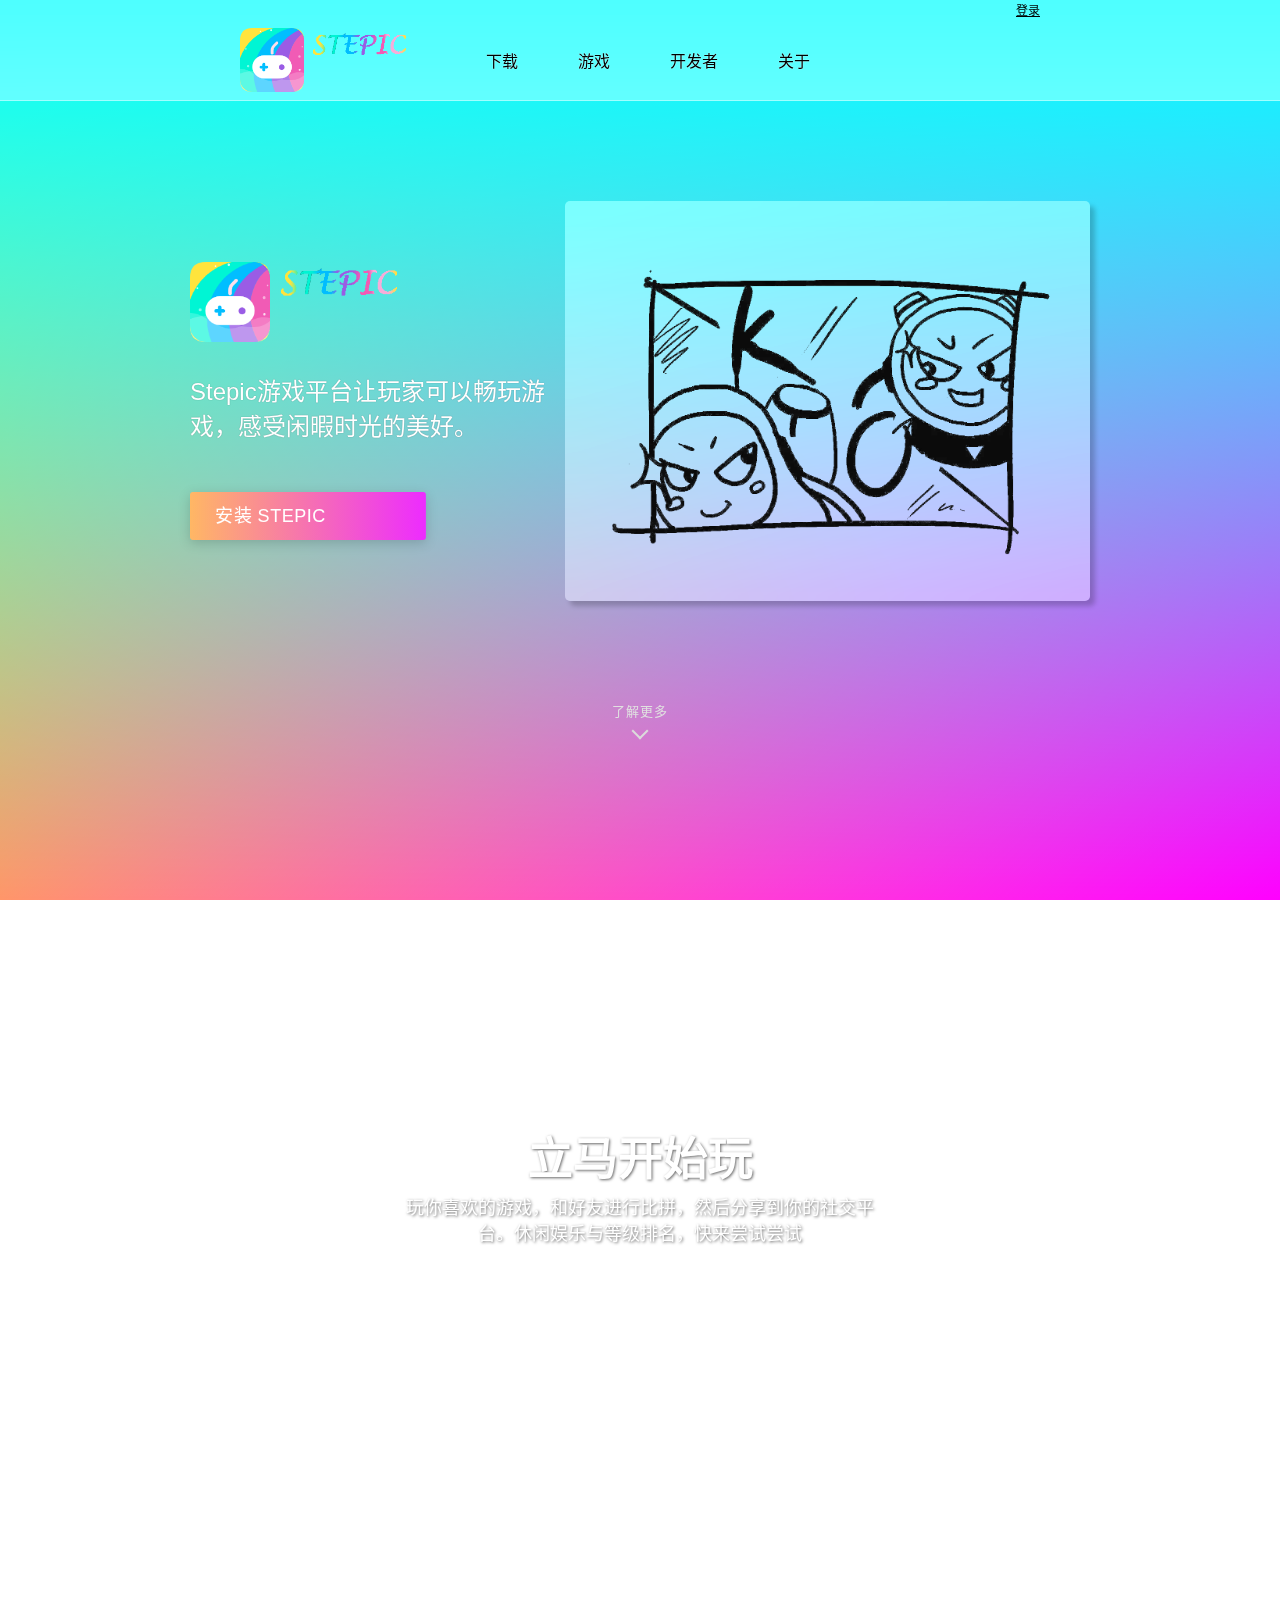
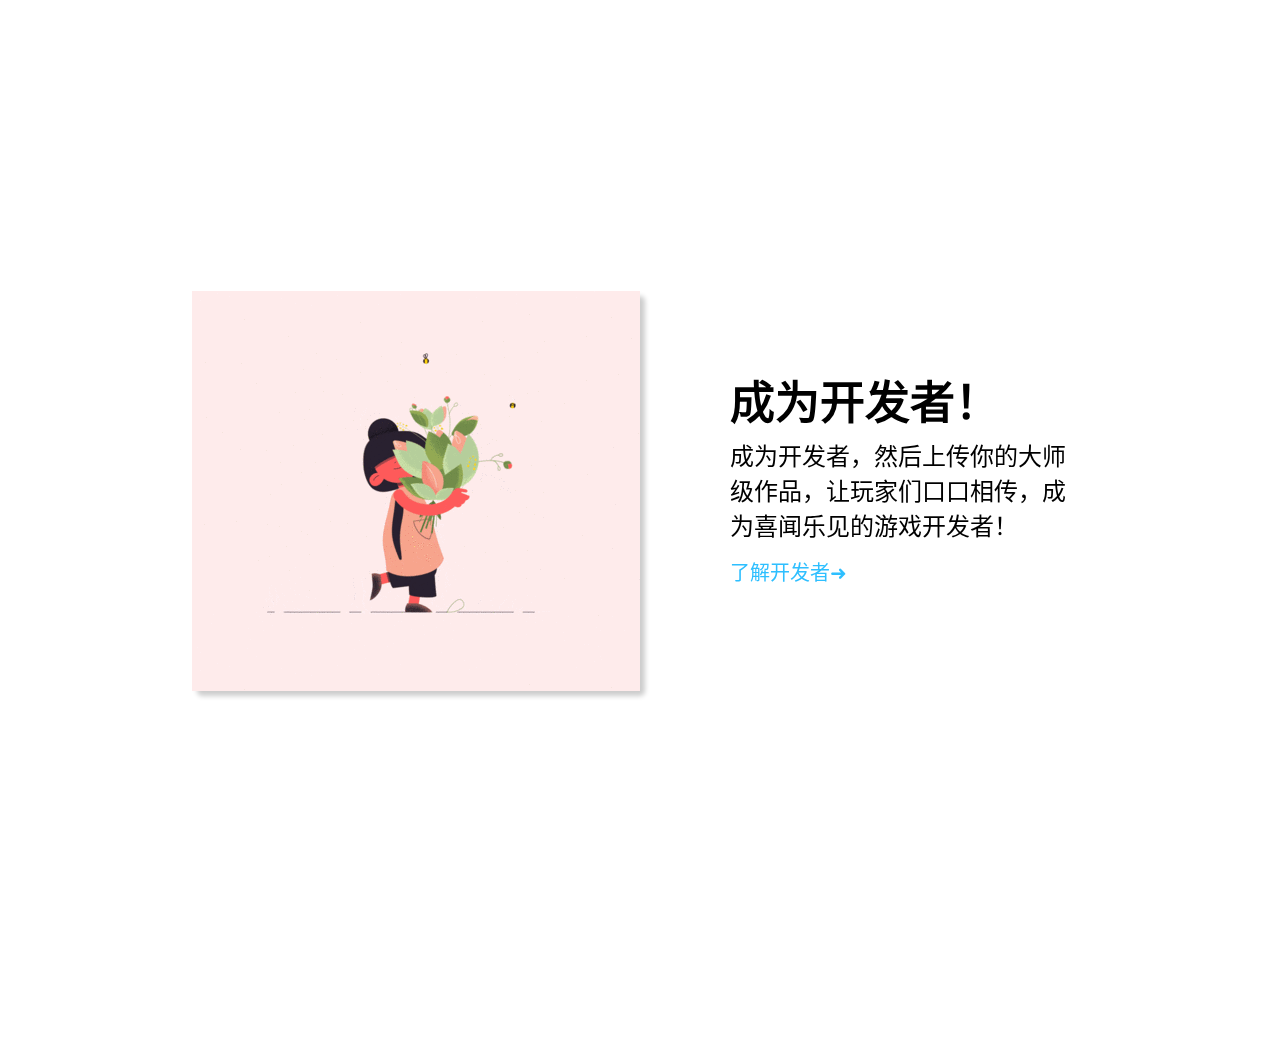
<file: index.html>
<!DOCTYPE html>
<html lang="zh-CN">
<head>
    <meta charset="UTF-8">
    <meta name="viewport" content="width=device-width, initial-scale=1.0">
    <title>stepic — 众多玩家喜爱的游戏平台</title>
    
    <link rel="shortcut icon" href="favicon.ico" type="image/x-icon">
    <link rel="stylesheet" href="./css/style.css">

    <script src="./js/jquery-3.5.1.js"></script>
    <script src="./js/main.js"></script>
</head>
<body>
    <header class="page-head" id="head">
        <header class="login">
            <a href="./login.html">登录</a>
        </header>
        <div class="head-bottom">
            <div class="head-logo">
                <img src="./img/logo2.png" class="head-logo-img">
            </div>
            <nav class="head-nav">
                <ul>
                    <li><a href="#install">下载</a></li>
                    <li><a href="#game">游戏</a></li>
                    <li><a href="#develop">开发者</a></li>
                    <li><a href="#about">关于</a></li>
                </ul>
            </nav>
        </div>
    </header>

    <section class="banner" id="install">

        <div class="banner-center">
            <div class="banner-left">
                <div class="banner-logo">
                    <img src="./img/logo2.png" class="banner-logo-img">
                </div>
                <p class="banner-text">Stepic游戏平台让玩家可以畅玩游戏，感受闲暇时光的美好。</p>
                <div class="install">
                    <a class="install-link" href="https://stepic-1257902083.cos-website.ap-beijing.myqcloud.com/stepic安装程序.msi">
                        安装 stepic
                    </a>
                </div>
            </div>
            <div class="banner-right">
                <div class="banner-right-content">
                    <div class="banner-right-show"></div>
                </div>
            </div>
        </div>
        

        <div class="learn-more-btn">
            <a href="#game" class="learn-more-link">
                了解更多<span class="down-arrow"></span>
            </a>
        </div>

    </section>

    <section class="gameshow" id="game">
        <div class="show-center">
            <h3>立马开始玩</h3>
            <p>玩你喜欢的游戏，和好友进行比拼，然后分享到你的社交平台。休闲娱乐与等级排名，快来尝试尝试</p>
        </div>
        <ul class="show-ul">
            <li class="game game-1">
                <img src="./img/game/2048.png" alt="">
            </li>
            <li class="game game-2">
                <img src="./img/game/elsfk.png" alt="">
            </li>
            <li class="game game-3">
                <img src="./img/game/tanchi.png" alt="">
            </li>
            <li class="game game-4">
                <img src="./img/game/wziq.png" alt="">
            </li>
        </ul>
    </section>

    <section class="develop" id="develop">
        <div class="develop-center">
            <div class="develop-left">
                <div class="develop-left-content">
                    <div class="develop-left-show"></div>
                </div>
            </div>
            <div class="develop-right">
                <h2 class="develop-title">
                    成为开发者！
                </h2>
                <p class="develop-text">成为开发者，然后上传你的大师级作品，让玩家们口口相传，成为喜闻乐见的游戏开发者！</p>
                <a href="./developer.html" class="develop-link">了解开发者</a>
            </div>
        </div>
    </section>

    <footer class="page-foot" id="about">
        <div class="foot-top">
            <p>stepic游戏平台</p>
        </div>
        <div class="foot-bottom">
            <p>Copyright © 2020 STWPIC. All rights reserved. </p>
            <p>鲁ICP备18050928号-3</p>
        </div>
    </footer>
</body>
</html>
</file>
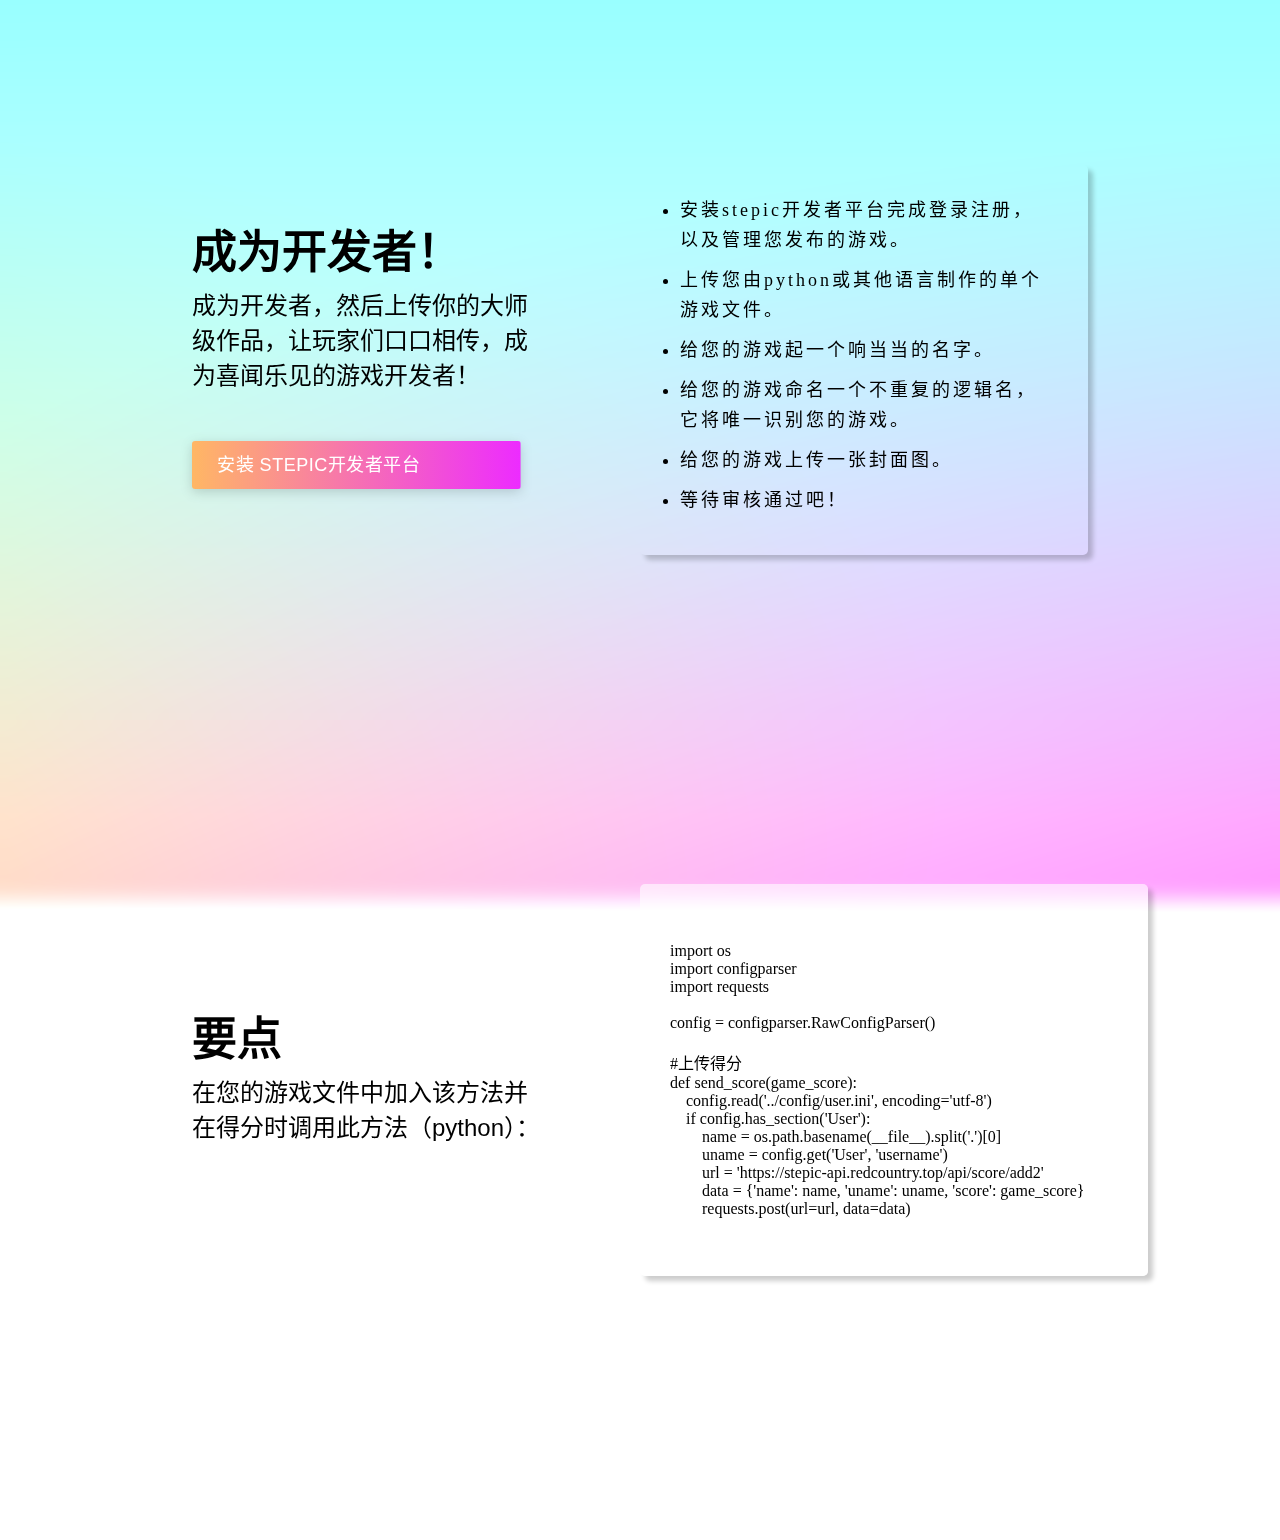
<file: developer.html>
<!DOCTYPE html>
<html lang="zh-CN">
<head>
    <meta charset="UTF-8">
    <meta name="viewport" content="width=device-width, initial-scale=1.0">
    <title>stepic开发者平台下载</title>
    
    <link rel="shortcut icon" href="favicon.ico" type="image/x-icon">
    <link rel="stylesheet" href="./css/style.css">

</head>
<body>

    <section class="develop" style="height: 80vh;">
        <div class="develop-center">
            <div class="develop-right">
                <h2 class="develop-title">
                    成为开发者！
                </h2>
                <p class="develop-text">成为开发者，然后上传你的大师级作品，让玩家们口口相传，成为喜闻乐见的游戏开发者！</p>
                <div class="install">
                    <a class="install-link" href="https://stepic-1257902083.cos-website.ap-beijing.myqcloud.com/stepic管理开发平台安装程序.msi">
                        安装 stepic开发者平台
                    </a>
                </div>
            </div>
            <div class="develop-left">
                <div class="develop-left-content">
                    <ul class="develop-ul">
                        <li>安装stepic开发者平台完成登录注册，以及管理您发布的游戏。</li>
                        <li>上传您由python或其他语言制作的单个游戏文件。</li>
                        <li>给您的游戏起一个响当当的名字。</li>
                        <li>给您的游戏命名一个不重复的逻辑名，它将唯一识别您的游戏。</li>
                        <li>给您的游戏上传一张封面图。</li>
                        <li>等待审核通过吧！</li>
                    </ul>
                </div>
            </div>
        </div>
    </section>

    <section class="develop" style="height: 80vh;">
        <div class="develop-center">
            <div class="develop-right">
                <h2 class="develop-title">
                    要点
                </h2>
                <p class="develop-text">在您的游戏文件中加入该方法并在得分时调用此方法（python）：</p>
            </div>
            <div class="develop-left">
                <div class="develop-content">

                    <pre><code class='language-python' lang='python'>
import os
import configparser
import requests

config = configparser.RawConfigParser()

#上传得分
def send_score(game_score):
    config.read('../config/user.ini', encoding='utf-8')
    if config.has_section('User'):
        name = os.path.basename(__file__).split('.')[0]
        uname = config.get('User', 'username')
        url = 'https://stepic-api.redcountry.top/api/score/add2'
        data = {'name': name, 'uname': uname, 'score': game_score}
        requests.post(url=url, data=data)                       
                        </code></pre> 
                </div>
            </div>
        </div>
    </section>

    <footer class="page-foot" id="about">
        <div class="foot-top">
            <p>stepic游戏平台</p>
        </div>
        <div class="foot-bottom">
            <p>Copyright © 2020 STEPIC. All rights reserved. </p>
            <p>鲁ICP备18050928号-3</p>
        </div>
    </footer>
    
</body>
</html>
</file>
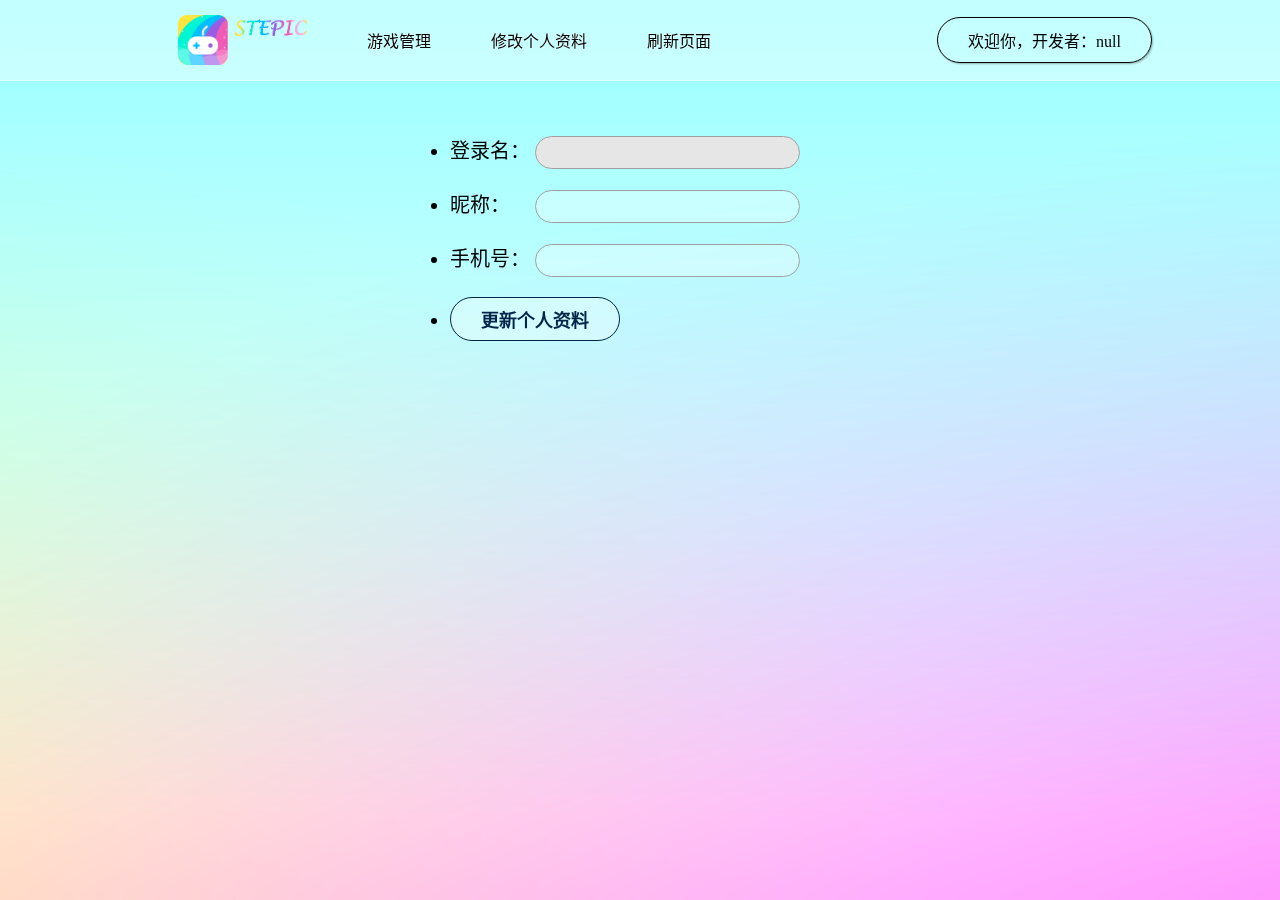
<file: devInfo.html>
<!DOCTYPE html>
<html lang="zh-CN">
<head>
    <meta charset="UTF-8">
    <meta name="viewport" content="width=device-width, initial-scale=1.0">
    <title>STEPIC 开发者平台</title>
    
    <link rel="shortcut icon" href="favicon.ico" type="image/x-icon">
    <link rel="stylesheet" href="./css/style.css">

    <script src="./js/jquery-3.5.1.js"></script>
    <script src="./js/dev-info.js"></script>

</head>
<body class="dev-body">

    <header class="dev-head">
        <div class="dev-inner">
            <div class="head-nav">
                <ul class="dev-ul">
                    <li class="dev-logo">
                        <img src="./img/logo2.png" alt="">
                    </li>
                    <li class="dev-li">
                        <a href="#" class="link-game">游戏管理</a>
                    </li>
                    <li class="dev-li">
                        <a href="#" class="link-info">修改个人资料</a>
                    </li>
                    <li class="dev-li">
                        <a href="#" onclick="window.location.reload()">刷新页面</a>
                    </li>
                </ul>
            </div>
            <div class="dev-info">
                <button class="dev-info-btn"></button>
            </div>
        </div>
    </header>

    <section class="develop">
        <div class="dev-inner">
            <ul class="upload-form">
                <p class="danger"></p>
                <li class="info-item">
                    <span>登录名：</span>
                    <input type="text" name="dname" readonly>
                </li>
                <li class="info-item">
                    <span>昵称：</span>
                    <input type="text" name="dnick">
                </li>
                <li class="info-item">
                    <span>手机号：</span>
                    <input type="text" name="dphone">
                </li>
                <li class="info-item">
                    <input type="submit" class="upload-btn" value="更新个人资料">
                </li>
            </ul>
        </div>
    </section>
</body>
</html>
</file>
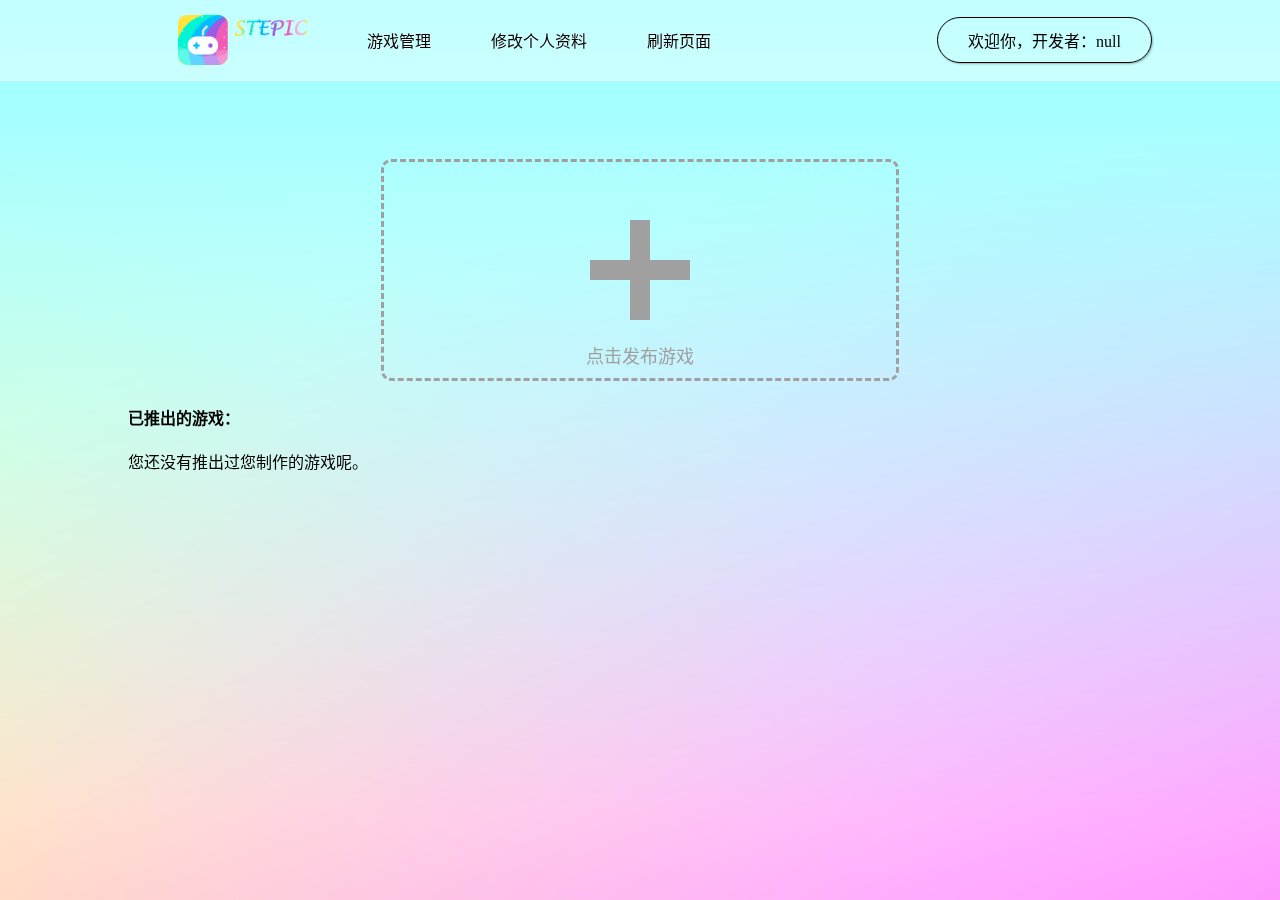
<file: devMain.html>
<!DOCTYPE html>
<html lang="zh-CN">
<head>
    <meta charset="UTF-8">
    <meta name="viewport" content="width=device-width, initial-scale=1.0">
    <title>STEPIC 开发者平台</title>
    
    <link rel="shortcut icon" href="favicon.ico" type="image/x-icon">
    <link rel="stylesheet" href="./css/style.css">

    <script src="./js/jquery-3.5.1.js"></script>
    <script src="./js/dev-main.js"></script>

</head>
<body class="dev-body">

    <header class="dev-head">
        <div class="dev-inner">
            <div class="head-nav">
                <ul class="dev-ul">
                    <li class="dev-logo">
                        <img src="./img/logo2.png" alt="">
                    </li>
                    <li class="dev-li">
                        <a href="#" class="link-game">游戏管理</a>
                    </li>
                    <li class="dev-li">
                        <a href="#" class="link-info">修改个人资料</a>
                    </li>
                    <li class="dev-li">
                        <a href="#" onclick="window.location.reload()">刷新页面</a>
                    </li>
                </ul>
            </div>
            <div class="dev-info">
                <button class="dev-info-btn"></button>
            </div>
        </div>
    </header>

    <section class="develop">
        <div class="dev-inner">
            <div class="dev-upload">
                <div class="dev-upload-logo">
                    <div class="upload-logo">
                        <div class="upload-add">点击发布游戏</div>
                    </div>
                </div>
                <div class="dev-upload-area">
                    <div class="back-logo">➜</div>
                    <form action="https://stepic-api.redcountry.top/api/game/upload" method="post" class="upload-form" enctype="multipart/form-data">
                        <input type="hidden" name="dname">
                        <p class="danger"></p>
                        游戏名：<input type="text" name="gname" placeholder="游戏名">
                        逻辑名：<input type="text" name="name" placeholder="游戏逻辑名">
                        简介：<input type="text" name="note" placeholder="游戏简介">
                        版本：<input type="text" name="version" placeholder="默认为1.0">
                        <br>
                        封面图片：<input type="file" name="image">
                        游戏文件：<input type="file" name="game">
                        <br>
                        <input type="submit" id="submit" value="点击上传" class="upload-btn" onclick="return checkForm()">
                    </form>
                </div>
            </div>
            <div class="dev-done">
                <h4>已推出的游戏：</h4>
                <ul class="dev-game">
                    <li class="dev-empty">您还没有推出过您制作的游戏呢。</li>
                </ul>
            </div>
        </div>
    </section>
</body>
</html>
</file>
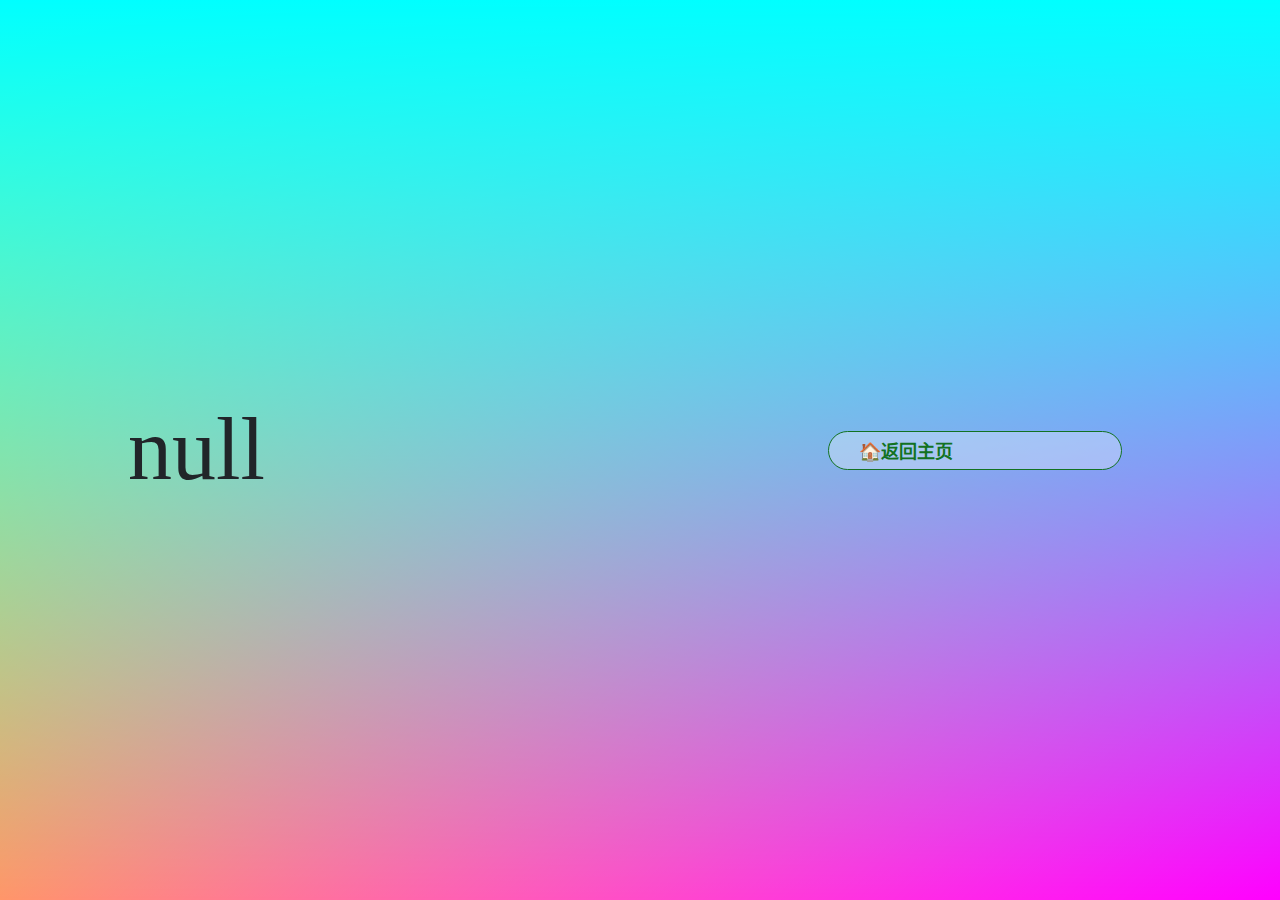
<file: devResult.html>
<!DOCTYPE html>
<html lang="zh-CN">
<head>
    <meta charset="UTF-8">
    <meta name="viewport" content="width=device-width, initial-scale=1.0">
    <title>STEPIC 开发者平台</title>
    
    <link rel="shortcut icon" href="favicon.ico" type="image/x-icon">
    <link rel="stylesheet" href="./css/style.css">

    <script src="./js/jquery-3.5.1.js"></script>
    <script src="./js/dev-result.js"></script>

</head>
<body class="dev-body">
    <div class="dev-inner">
        <h1 class="display"></h1>
        <div class="upload-form">
            <input value="🏠返回主页" class="back-btn" onclick="window.history.back(-2)">
        </div>
    </div>
    
</body>
</html>
</file>
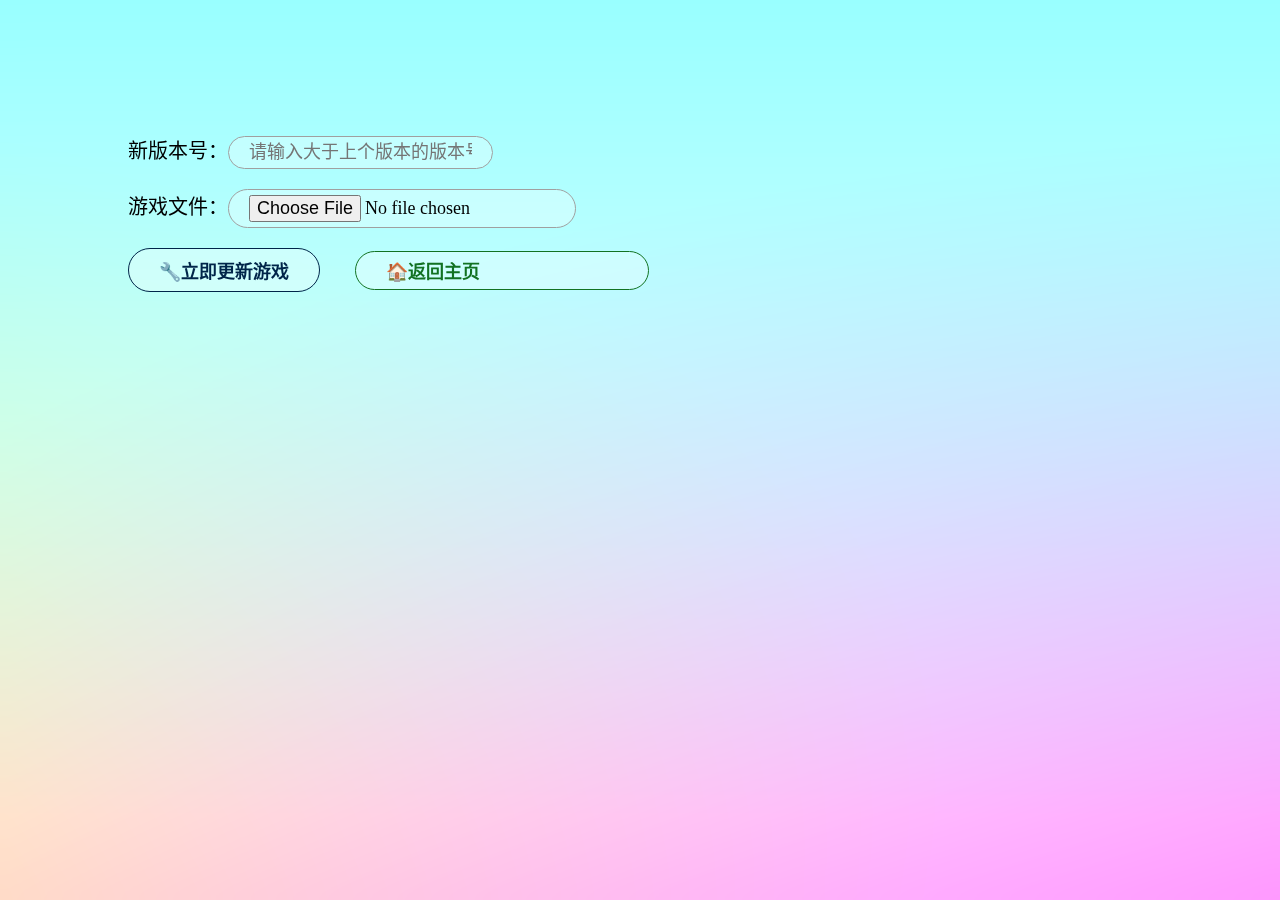
<file: devUpdate.html>
<!DOCTYPE html>
<html lang="zh-CN">
<head>
    <meta charset="UTF-8">
    <meta name="viewport" content="width=device-width, initial-scale=1.0">
    <title>STEPIC 开发者平台</title>
    
    <link rel="shortcut icon" href="favicon.ico" type="image/x-icon">
    <link rel="stylesheet" href="./css/style.css">

    <script src="./js/jquery-3.5.1.js"></script>
    <script src="./js/dev-update.js"></script>

</head>
<body class="dev-body">

    <section class="develop">
        <div class="dev-inner">
            <div class="dev-upload">
                <form action="https://stepic-api.redcountry.top/api/game/update" method="post" class="upload-form" enctype="multipart/form-data">
                    <input type="hidden" name="gid">
                    <p class="danger"></p>
                    新版本号：<input type="text" name="version" placeholder="请输入大于上个版本的版本号">
                    <div style="height: 20px;"></div>
                    游戏文件：<input type="file" name="game">
                    <div style="height: 20px;"></div>
                    <input type="submit" id="submit" value="🔧立即更新游戏" class="upload-btn" onclick="return checkForm()">
                    <input value="🏠返回主页" class="back-btn" onclick="window.history.back()">
                </form>
            </div>
        </div>
    </section>
</body>
</html>
</file>
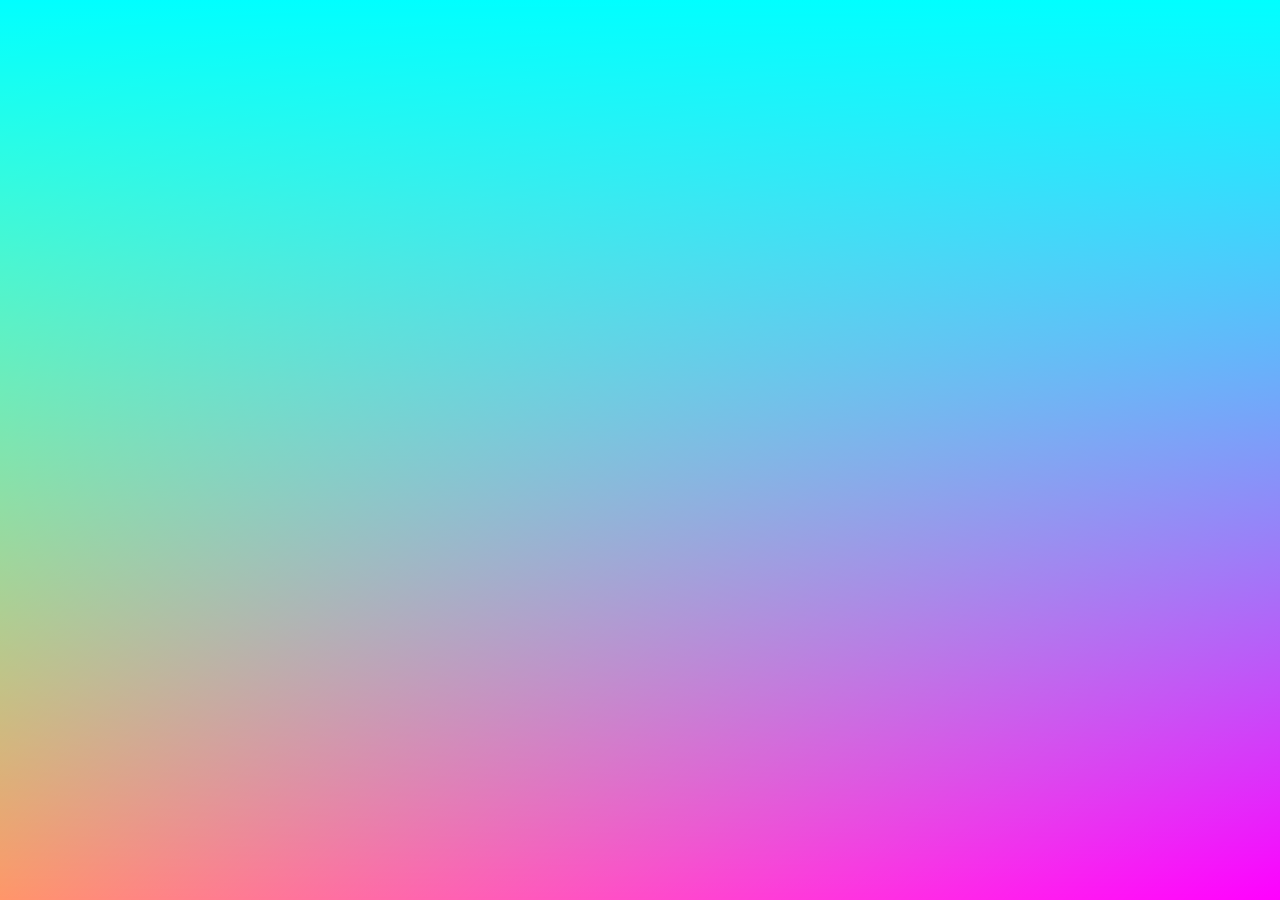
<file: login.html>
<!DOCTYPE html>
<html lang="zh-CN">
<head>
    <meta charset="UTF-8">
    <meta name="viewport" content="width=device-width, initial-scale=1.0">
    <title>stepic 登录</title>

    <link rel="shortcut icon" href="favicon.ico" type="image/x-icon">
    <link rel="stylesheet" href="./css/style.css">

</head>
<body>
    
</body>
</html>
</file>
<file: css/style.css>
* {
    margin     : 0;
    padding    : 0;
    font-family: '微软雅黑';
}

body {
    height               : 100vh;
    width                : 100%;
    background           : linear-gradient(cyan, transparent), linear-gradient(-45deg, magenta, transparent), linear-gradient(45deg, yellow, transparent);
    background-attachment: fixed;
}

.page-head {
    width          : 100%;
    height         : 100px;
    border-bottom  : 1px solid rgba(255, 255, 255, 0.4);
    background     : rgba(255, 255, 255, 0.3);
    backdrop-filter: blur(10px) brightness(110%);
    position       : sticky;
    z-index        : 1000;
    top            : 0;
}

.login {
    display        : flex;
    align-items    : center;
    justify-content: flex-end;
    max-width      : 800px;
    height         : 20px;
    margin         : 0 auto;
}

.login>a {
    color    : #000;
    font-size: 12px;
}

.head-bottom {
    display    : flex;
    align-items: center;
    max-width  : 800px;
    height     : 80px;
    margin     : 0 auto;
}

.head-logo {
    height: 80%;
}

.head-logo-img {
    height: 100%;
}

.head-nav {
    margin-left: 50px;
}

.head-nav>ul {
    list-style: none;
    display   : flex;
    align-self: flex-start;
}

.head-nav li {
    font-size    : 16px;
    text-shadow  : #fff 0 0 1px;
    border-radius: 3px;
}

.head-nav a:hover {
    background-color: rgba(0, 0, 0, 0.062);
}

.head-nav a {
    padding        : 10px 30px;
    color          : #000;
    text-decoration: none;
    transition     : 400ms;
}

.banner {
    max-width: 900px;
    width    : 90%;
    margin   : 0 auto;
    padding  : 100px 0 0 0;
}

.banner-center {
    width         : 100%;
    display       : flex;
    align-items   : center;
    padding-bottom: 100px;
}

.banner-left {
    display       : flex;
    flex-direction: column;
    align-items   : flex-start;
    width         : 50%;
}

.banner-logo {
    height       : 80px;
    margin-bottom: 30px;
}

.banner-logo-img {
    height: 100%;
}

.banner-text {
    font-family: "Motiva Sans", Sans-serif;
    font-weight: 300;
    font-size  : 24px;
    color      : #fff;
    font-weight: 200;
    text-shadow: rgba(0, 0, 0, 0.4) 0 0 1px;
}

.install {
    display   : block;
    margin-top: 50px;
}

.install-link {
    display            : block;
    text-transform     : uppercase;
    width              : calc(100% - 25px);
    padding            : 15px 50px 15px 25px;
    border-radius      : 3px;
    filter             : drop-shadow(0px 3px 6px rgba(0, 0, 0, 0.16));
    font-size          : 18px;
    line-height        : 1;
    letter-spacing     : 0.03em;
    text-align         : left;
    color              : #fff;
    position           : relative;
    font-family        : "Motiva Sans", Sans-serif;
    font-weight        : normal;
    background         : linear-gradient(to right, #ffb764 50%, #ed2bff 100%);
    background-size    : 200%;
    background-position: right 0;
    transition         : background-position 300ms ease-in;
    text-decoration    : none;
}

.install-link:hover {
    background-position: 0 0;
}

.install-link:after {
    background-image   : url(https://media.st.dl.pinyuncloud.com/store/about/icon-windows.svg);
    content            : "";
    background-position: top right;
    background-size    : auto 100%;
    background-repeat  : no-repeat;
    width              : 18px;
    height             : 18px;
    position           : absolute;
    right              : 25px;
}

.banner-right {
    width: 70%;
}

.banner-right-content {
    width          : 100%;
    background     : rgba(255, 255, 255, 0.3);
    backdrop-filter: blur(10px) brightness(110%);
    box-shadow     : rgba(0, 0, 0, 0.2) 5px 5px 5px;
    border-radius  : 5px;
}

.banner-right-show {
    background-image   : url(../img/banner.png);
    background-size    : contain;
    background-position: center;
    background-repeat  : no-repeat;
    width              : 100%;
    height             : 400px;
}

.learn-more-btn {
    width     : 100px;
    margin    : 0 auto;
    text-align: center;
}

.learn-more-link {
    color          : #e0e0e0;
    font-size      : 13px;
    text-transform : uppercase;
    letter-spacing : 1px;
    text-decoration: none;
}

.down-arrow {
    display   : block;
    margin-top: 5px;
}

.down-arrow:after {
    content          : "";
    border           : solid #dbdbdb;
    border-width     : 0 2px 2px 0;
    display          : inline-block;
    padding          : 5px;
    transform        : rotate(45deg);
    -webkit-transform: rotate(45deg);
}

.gameshow {
    width   : 100%;
    height  : 100vh;
    position: relative;
}

.show-center {
    position   : absolute;
    transform  : translate(-50%, -50%);
    top        : 50%;
    left       : 50%;
    width      : 600px;
    height     : auto;
    text-align : center;
    text-shadow: rgba(0, 0, 0, 0.6) 1px 1px 3px;
}

.show-center>h3 {
    font-size    : 45px;
    margin-bottom: 10px;
    line-height  : 1;
    color        : #fff;
}

.show-center>p {
    width       : 80%;
    margin-left : auto;
    margin-right: auto;
    font-family : "Motiva Sans", Sans-serif;
    font-weight : 300;
    font-size   : 18px;
    color       : #fff;
}

.show-ul {
    position  : relative;
    list-style: none;
    width     : 100%;
    height    : 100%;
}

.show-ul>.game {
    box-shadow     : rgba(0, 0, 0, 0.2) 3px 3px 3px;
    position       : absolute;
    width          : 100px;
    height         : auto;
    backdrop-filter: blur(10px) brightness(110%);
    border-radius  : 3px;
    overflow       : hidden;
    opacity        : 0;
    transition     : 400ms;
}

.show-ul>.game>img {
    width: 100%;
}

.show-ul>.game-1 {
    left : 100px;
    top  : 50px;
    width: 150px;
}

.show-ul>.game-2 {
    right : 200px;
    bottom: 50px;
    width : 90px;
}

.show-ul>.game-3 {
    left  : 200px;
    bottom: 80px;
    width : 110px;
}

.show-ul>.game-4 {
    right: 180px;
    top  : 80px;
    width: 170px;
}

.develop {
    width           : 100%;
    height          : 100vh;
    background-color: rgba(255, 255, 255, 0.6);
    backdrop-filter : blur(10px) brightness(110%);
}

.develop-center {
    width          : 70%;
    height         : 100%;
    max-width      : 900px;
    display        : flex;
    justify-content: space-between;
    align-items    : center;
    padding-bottom : 100px;
    margin         : 0 auto;
}

.develop-right {
    display       : flex;
    flex-direction: column;
    align-items   : flex-start;
    width         : 40%;
}

.develop-title {
    font-size    : 45px;
    margin-bottom: 10px;
    line-height  : 1;
    color        : #000;
}

.develop-text {
    font-family: "Motiva Sans", Sans-serif;
    font-weight: 300;
    font-size  : 24px;
    color      : #000;
    font-weight: 200;
}

.develop-left {
    width: 50%;
}

.develop-left-content {
    width        : 100%;
    box-shadow   : rgba(0, 0, 0, 0.2) 5px 5px 5px;
    border-radius: 5px;
}

.develop-content {
    width           : 100%;
    box-shadow      : rgba(0, 0, 0, 0.2) 5px 5px 5px;
    background-color: rgba(255, 255, 255, 0.6);
    border-radius   : 5px;
    padding         : 40px 30px;
}

.develop-left-show {
    width              : 100%;
    height             : 400px;
    background-image   : url(../img/developer.gif);
    background-position: center center;
}

.develop-link {
    font-size      : 20px;
    margin         : 15px 0;
    color          : #2EBFFF;
    display        : block;
    text-decoration: none;
}

.develop-link:after {
    width     : 40px;
    display   : inline-block;
    text-align: left;
    transition: padding 100ms ease-out, width 100ms ease-out;
}

.develop-link:after {
    content: "➜";
}

.develop-link:hover:after {
    width       : 30px;
    padding-left: 10px;
}

.develop-ul {
    font-size     : 18px;
    line-height   : 30px;
    padding       : 30px 40px;
    letter-spacing: 3px;
}

.develop-ul>li {
    margin-bottom: 10px;
}

.page-foot {
    margin-top: 20px;
    height    : auto;
}

.foot-top {
    text-align: center;
}

.foot-top>p {
    display       : block;
    text-transform: uppercase;
    font-size     : 18px;
    line-height   : 1;
    letter-spacing: 0.3em;
    color         : #fff;
    font-family   : "Motiva Sans", Sans-serif;
    font-weight   : normal;
}

.foot-bottom {
    width          : 100%;
    height         : 40px;
    margin-top     : 5px;
    display        : flex;
    flex-direction : column;
    justify-content: space-around;
    align-items    : center;
    font-size      : 12px;
    color          : white;
    overflow       : hidden;
}




.dev-body {
    width   : 100%;
    height  : 100vh;
    overflow: hidden;
}

.dev-head {
    width          : 100%;
    height         : 80px;
    border-bottom  : 1px solid rgba(255, 255, 255, 0.4);
    background     : rgba(255, 255, 255, 0.3);
    backdrop-filter: blur(10px) brightness(110%);
    position       : absolute;
    z-index        : 1000;
    top            : 0;
}

.dev-inner {
    width          : 80%;
    height         : 100%;
    margin         : 0 auto;
    display        : flex;
    align-items    : center;
    justify-content: space-between;
}

.dev-ul {
    display    : flex;
    align-items: center;
    list-style : none;
}

.dev-logo {
    height      : 50px;
    margin-right: 30px;
}

.dev-logo>img {
    height: 100%;
}

.dev-info {
    position: relative;
}

.dev-info-btn {
    border       : 1px #000 solid;
    background   : none;
    outline      : none;
    padding      : 10px 30px;
    font-size    : 16px;
    border-radius: 50px;
    box-shadow   : rgba(0, 0, 0, 0.3) 1px 1px 2px;
    transition   : 200ms;
    cursor       : pointer;
}

.dev-info-btn:hover {
    box-shadow: rgba(0, 0, 0, 0.3) 3px 3px 5px;
}

.develop>.dev-inner {
    flex-direction: column;
    height        : 60vh;
    padding       : 15vh 0 25vh;
}

.dev-upload,
.dev-done {
    width   : 100%;
    height  : 50%;
    position: relative;
}

.dev-upload {
    overflow: hidden
}

.dev-game {
    display    : flex;
    align-items: flex-start;
    margin-top : 20px;
    overflow-y : auto;
}

*::-webkit-scrollbar {
    /*滚动条整体样式*/
    width : 1px;
    /*高宽分别对应横竖滚动条的尺寸*/
    height: 10px;
}

*::-webkit-scrollbar-thumb {
    /*滚动条里面小方块*/
    border-radius   : 10px;
    background-color: skyblue;
    background-image: -webkit-linear-gradient(45deg,
            rgba(255, 255, 255, 0.2) 25%,
            transparent 25%,
            transparent 50%,
            rgba(255, 255, 255, 0.2) 50%,
            rgba(255, 255, 255, 0.2) 75%,
            transparent 75%,
            transparent);
}

*::-webkit-scrollbar-track {
    /*滚动条里面轨道*/
    box-shadow   : inset 0 0 5px rgba(0, 0, 0, 0.2);
    background   : #ededed;
    border-radius: 10px;
}

.dev-item {
    display       : flex;
    align-items   : flex-start;
    width         : 100px;
    flex-direction: column;
    padding       : 5px 20px;
    border        : rgba(0, 0, 0, 0.3) solid 1px;
    box-shadow    : rgba(0, 0, 0, 0.3) 1px 1px 3px;
    border-radius : 3px;
    list-style    : none;
    margin-right  : 25px;
    position      : relative;
    transition    : 400ms;
    min-width     : 124px;
}

.dev-img {
    width: 100%;
}

.dev-gname {
    font-size  : 16px;
    font-weight: 700;
}

.dev-note {
    font-size: 14px;
    color    : #3c3c3c;
}

.dev-version {
    font-size: 16px;
}

.dev-status {
    font-size: 13px;
}

.dev-item>.pass {
    color: #220025;
}

.dev-item>.doing {
    color: #2b80ff;
}

.dev-item>.wait {
    color: #06e611;
}

.dev-item>.failed {
    color: red;
}

.dev-update {
    position     : absolute;
    top          : 0;
    left         : 50%;
    padding      : 5px 16px;
    color        : green;
    border-radius: 40px;
    border       : green solid 1px;
    transform    : translate(-50%, -50%);
    transition   : 400ms;
    cursor       : pointer;
    opacity      : 0;
    font-size    : 18px;
}

.dev-item:hover {
    box-shadow: rgba(0, 0, 0, 0.4) 3px 3px 5px;
}

.dev-item:hover>.dev-update {
    top             : 50%;
    background-color: green;
    color           : #fff;
    opacity         : 1;
}

.dev-upload-logo,
.dev-upload-area {
    width     : 100%;
    height    : 100%;
    position  : absolute;
    transition: opacity 400ms, left 300ms;
}

.dev-upload-logo {
    top : 0;
    left: 0;
}

.dev-upload-area {
    top : 0;
    left: 100%;
}

.upload-logo {
    position     : absolute;
    top          : 50%;
    left         : 50%;
    transform    : translate(-50%, -50%);
    width        : 50%;
    height       : 80%;
    border       : dashed 3px rgb(160, 160, 160);
    border-radius: 10px;
    cursor       : pointer;
    transition   : 400ms;
}

.upload-logo::before {
    content    : '';
    position   : absolute;
    left       : 50%;
    top        : 50%;
    width      : 100px;
    margin-left: -50px;
    margin-top : -10px;
    border-top : 20px solid rgb(160, 160, 160);
    transition : 400ms;
}

.upload-logo::after {
    content    : '';
    position   : absolute;
    left       : 50%;
    top        : 50%;
    height     : 100px;
    margin-left: -10px;
    margin-top : -50px;
    border-left: 20px solid rgb(160, 160, 160);
    transition : 400ms;
}

.upload-add {
    position  : absolute;
    left      : 50%;
    transform : translate(-50%);
    bottom    : 10px;
    font-size : 18px;
    color     : rgb(160, 160, 160);
    transition: 400ms;
}

.upload-logo:hover {
    border: dashed 3px rgb(94, 94, 94);
}

.upload-logo:hover::before {
    border-top: 20px solid rgb(94, 94, 94);
}

.upload-logo:hover::after {
    border-left: 20px solid rgb(94, 94, 94);
}

.upload-logo:hover>.upload-add {
    color: rgb(94, 94, 94);
}

.dev-upload-area {
    display       : flex;
    flex-direction: row-reverse;
    align-items   : center;
    opacity       : 0;
}

.back-logo {
    margin       : 20px;
    color        : dodgerblue;
    font-size    : 34px;
    padding      : 5px 10px;
    border-radius: 40px;
    border       : dodgerblue 1px solid;
    cursor       : pointer;
    transition   : 400ms;
}

.back-logo:hover {
    color           : white;
    border          : white 1px solid;
    background-color: dodgerblue;
}

.upload-form {
    font-size: 20px;
}

.upload-form input {
    background-color: rgba(255, 255, 255, 0.3);
    padding         : 5px 20px;
    font-size       : 18px;
    border-radius   : 40px;
    border          : rgb(160, 160, 160) solid 1px;
    margin-right    : 30px;
}

.upload-btn {
    padding    : 8px 30px !important;
    border     : rgb(0, 37, 73) solid 1px !important;
    color      : rgb(0, 37, 73);
    font-weight: 700;
    transition : 400ms;
    cursor     : pointer;
    outline    : unset;
}

.upload-btn:hover {
    border          : dodgerblue solid 1px;
    background-color: dodgerblue;
    color           : #fff;
}

.back-btn {
    padding    : 8px 30px !important;
    border     : rgb(18, 114, 34) solid 1px !important;
    color      : rgb(18, 114, 34);
    font-weight: 700;
    transition : 400ms;
    cursor     : pointer;
    outline    : unset;
}

.back-btn:hover {
    border          : rgb(5, 48, 14) solid 1px;
    background-color: rgb(5, 48, 14);
    color           : #fff;
}

.danger {
    font-size: 12px;
    color    : red;
}

.info-item {
    margin: 0 0 20px 0;
}

.info-item>span {
    display: inline-block;
    width  : 80px;
}

input {
    outline: unset;
}

input[readonly] {
    background-color: rgb(230, 230, 230);
}

.display {
    font-size  : 5.5rem;
    font-weight: 300;
    line-height: 1.2;
    color      : #212529;
}
</file>
